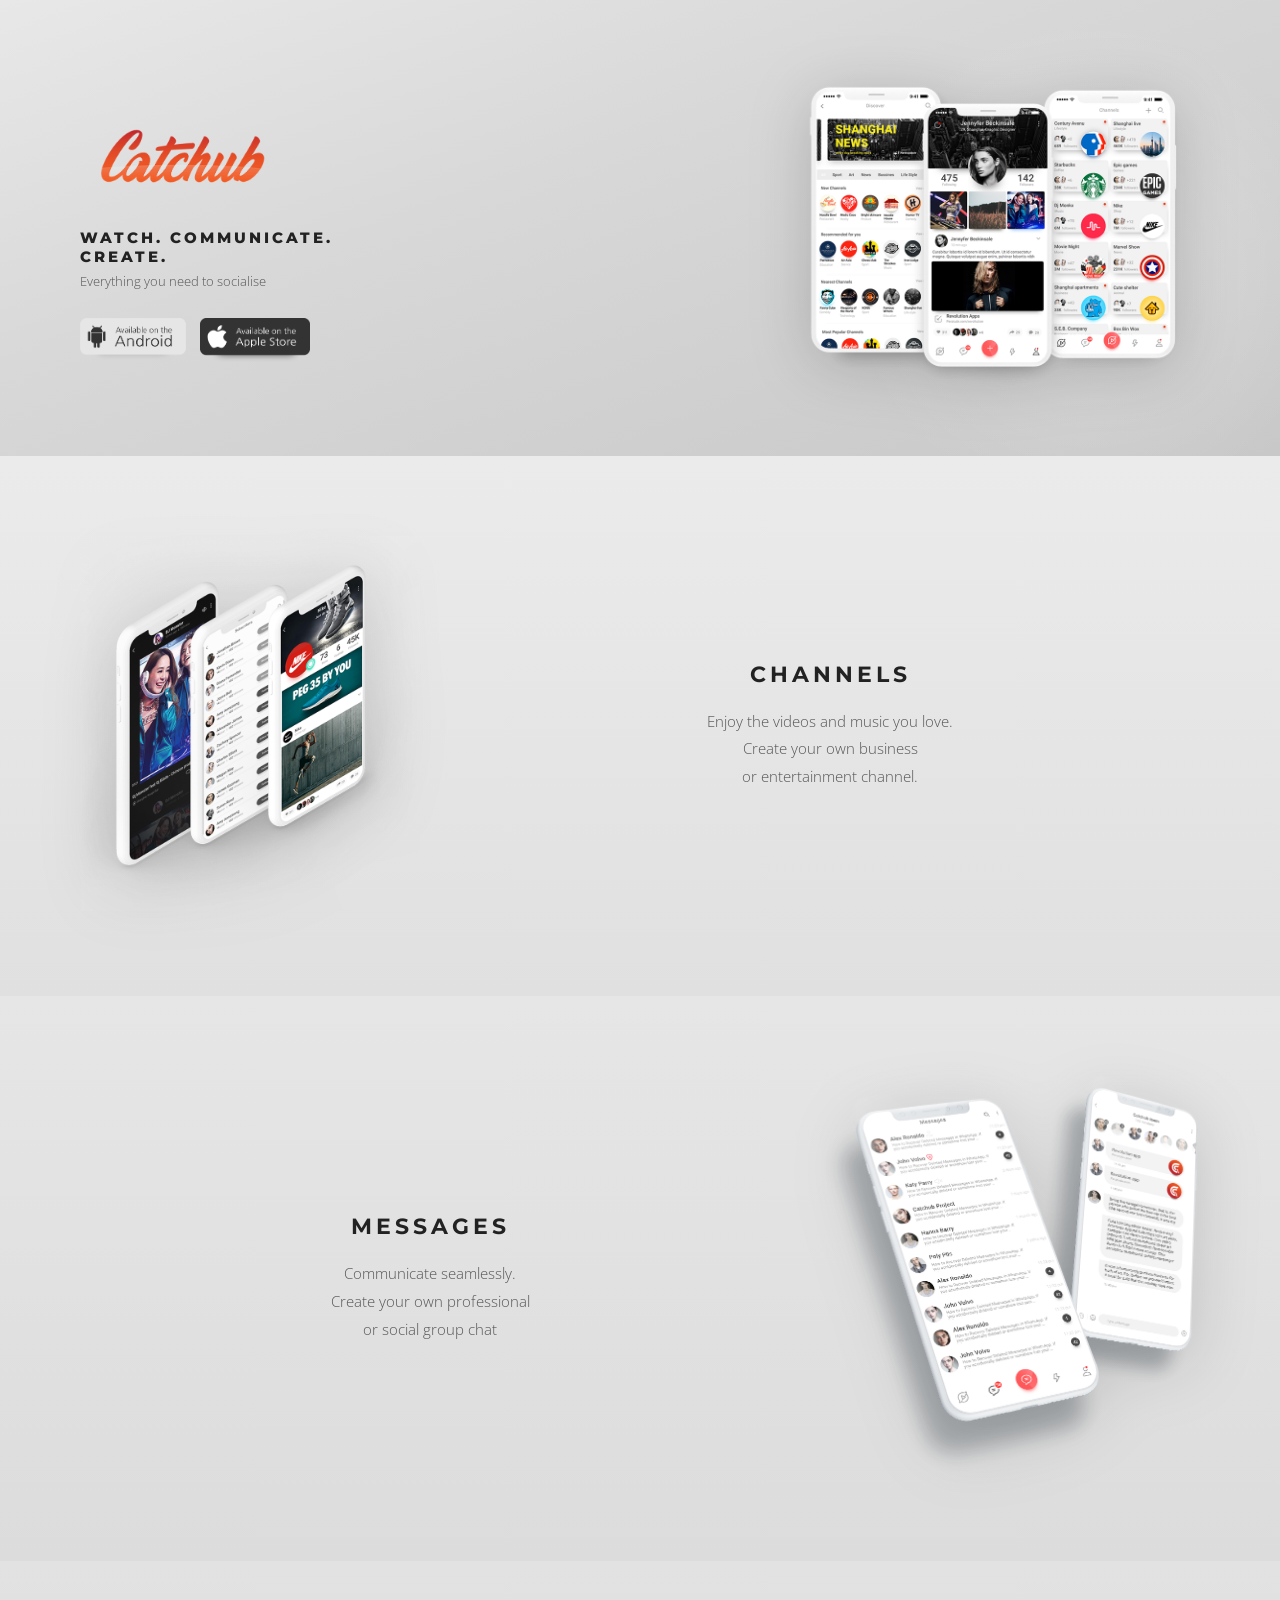
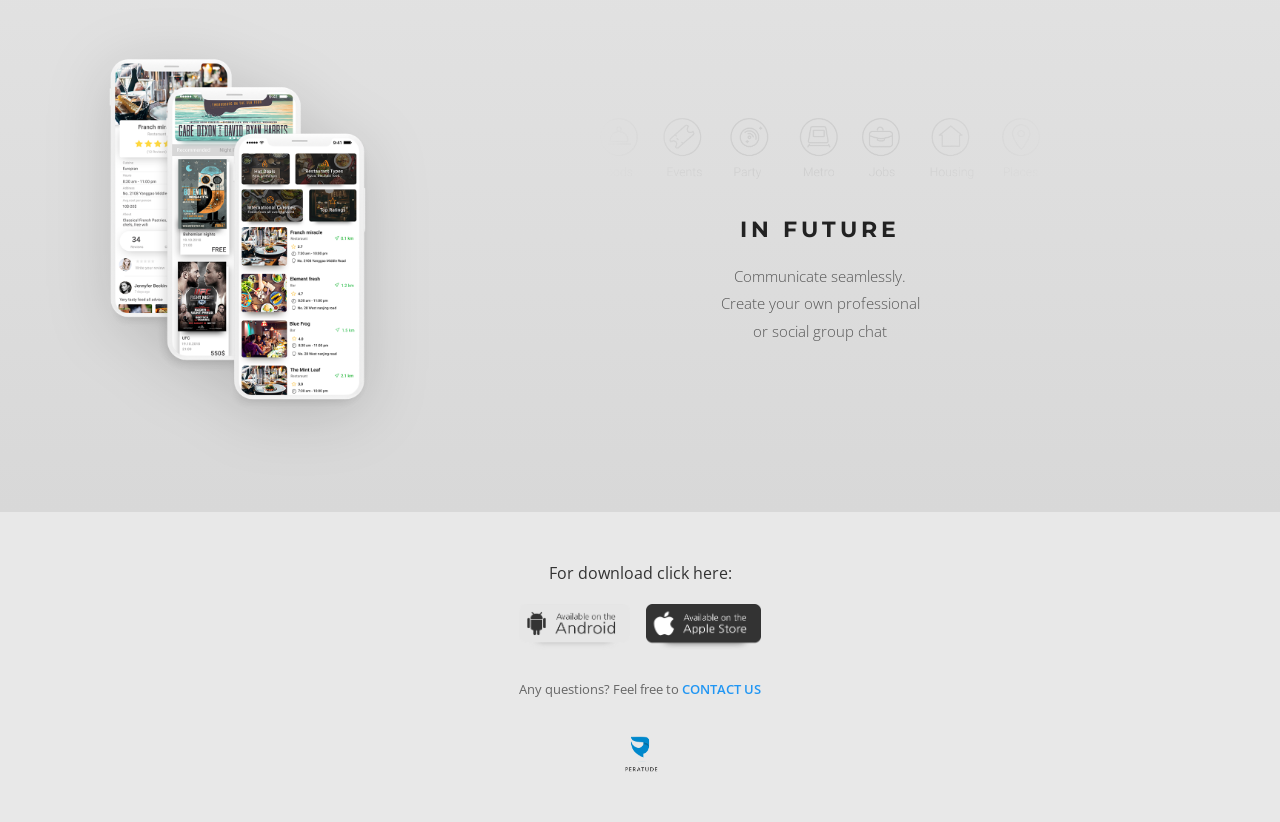
<file: Catchub/index.html>
<!DOCTYPE html>
<html lang="en">
<head>
  <meta charset="UTF-8">
  <meta name="viewport" content="width=device-width, initial-scale=1.0">
  <title>Catchub – Watch. Communicate. Create.</title>
  <link rel="stylesheet" href="styles.css">
</head>
<body>

  
  <section class="hero">
    <div class="hero-left">
      <img class="logo-img" src="logo.png" alt="Catchub">
      <p class="hero-tagline">Watch. Communicate. Create.</p>
      <p class="hero-sub">Everything you need to socialise</p>
      <div class="store-buttons">
        <img src="play_store.png" alt="Available on Android App Store">
        <img src="app_store.png" alt="Download on the App Store">
      </div>
    </div>
    <div class="hero-right">
      <img class="top-screens" src="top_screens.png" alt="App screens">
    </div>
  </section>

  
  <section class="section-channels">
    <div class="screens-left">
      <img src="sec_screens.png" alt="Channel screens">
    </div>
    <div class="section-text">
      <p class="section-label">Channels</p>
      <p class="section-desc">
        Enjoy the videos and music you love.<br>
        Create your own business<br>
        or entertainment channel.
      </p>
    </div>
  </section>

  
  <section class="section-messages">
    <div class="text-left">
      <p class="section-label">Messages</p>
      <p class="section-desc">
        Communicate seamlessly.<br>
        Create your own professional<br>
        or social group chat
      </p>
    </div>
    <div class="screens-right">
      <img src="thhh_screens.png" alt="Message screens">
    </div>
  </section>

  
  <section class="section-future">
    <div class="screens-left">
      <img src="for_screens.png" alt="Future screens">
    </div>
    <div class="future-right">
      <img class="vectors-img" src="vectors.png" alt="Future feature icons">
      <p class="section-label">In Future</p>
      <p class="section-desc">
        Communicate seamlessly.<br>
        Create your own professional<br>
        or social group chat
      </p>
    </div>
  </section>

  <footer class="footer">
    <p class="footer-cta">For download click here:</p>
    <div class="footer-stores">
      <img src="play_store.png" alt="Available on Android">
      <img src="app_store.png" alt="Download on App Store">
    </div>
    <p class="footer-contact">
      Any questions? Feel free to <a href="#">CONTACT US</a>
    </p>
    <div class="footer-logo">
      <img src="peratude.png" alt="Peratude">
    </div>
  </footer>

</body>
</html>
</file>
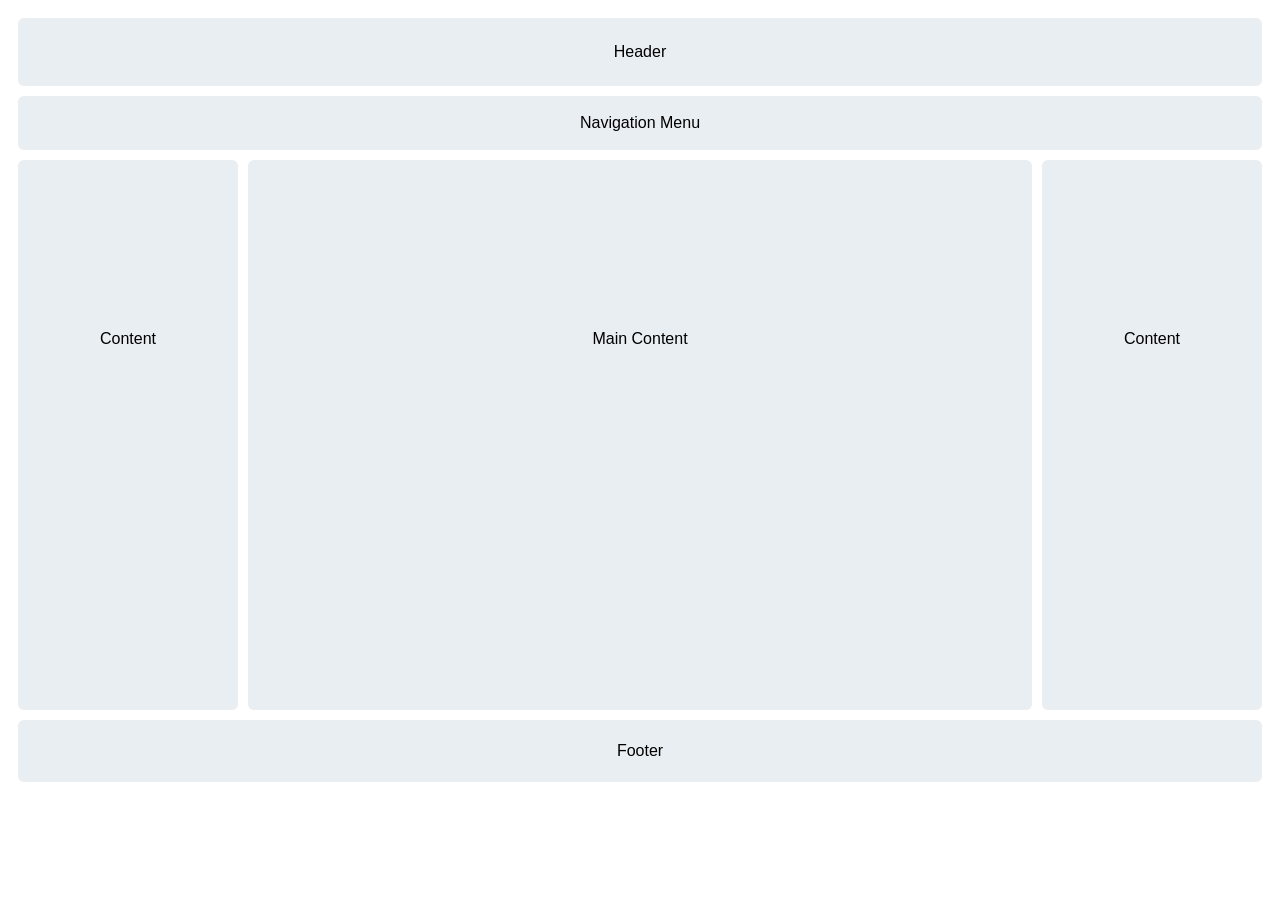
<file: Task 1/index.html>
<!DOCTYPE html>
<html lang="en">
<head>
  <meta charset="UTF-8">
  <title>Task 1</title>
  <style>

    body {
      font-family: Arial, sans-serif;
      padding: 10px;
    }

    header {
      background: #e9eef2;
      text-align: center;
      padding: 25px;
      border-radius: 6px;
      margin-bottom: 10px;
    }

    nav {
      background: #e9eef2;
      text-align: center;
      padding: 18px;
      border-radius: 6px;
      margin-bottom: 10px;
    }


    section {
      width: 100%;
      overflow: hidden;
    }

    aside {
      background: #e9eef2;
      width: 220px;
      min-height: 380px;
      float: left;
      border-radius: 6px;
      text-align: center;
      padding-top: 170px;
    }

    aside.right {
      float: right;
    }

    main {
      background: #e9eef2;
      min-height: 380px;
      border-radius: 6px;
      text-align: center;
      padding-top: 170px;
      margin: 0 230px;
    }


    footer {
      background: #e9eef2;
      text-align: center;
      padding: 22px;
      border-radius: 6px;
      margin-top: 10px;
      clear: both;
    }

  </style>
</head>
<body>

  <header>Header</header>

  <nav>Navigation Menu</nav>

  <section>
    <aside>Content</aside>
    <aside class="right">Content</aside>
    <main>Main Content</main>
  </section>

  <footer>Footer</footer>

</body>
</html>
</file>
<file: Catchub/styles.css>
@import url('https://fonts.googleapis.com/css2?family=Montserrat:wght@400;600;700;800&family=Open+Sans:wght@300;400;600&display=swap');

*, *::before, *::after {
  box-sizing: border-box;
  margin: 0;
  padding: 0;
}

body {
  font-family: 'Open Sans', sans-serif;
  background: #f0f0f0;
  color: #333;
  overflow-x: hidden;
}


.hero {
  background: linear-gradient(160deg, #e8e8e8 0%, #d8d8d8 40%, #c8c8c8 100%);
  min-height: 380px;
  display: flex;
  align-items: center;
  justify-content: space-between;
  padding: 60px 80px 40px 80px;
  position: relative;
  overflow: hidden;
}

.hero::before {
  content: '';
  position: absolute;
  bottom: -60px;
  right: -60px;
  width: 500px;
  height: 500px;
  background: radial-gradient(circle, rgba(255,255,255,0.25) 0%, transparent 70%);
  pointer-events: none;
}

.hero-left {
  max-width: 340px;
}

.hero-left .logo-img {
  width: 200px;
  margin-bottom: 18px;
}

.hero-tagline {
  font-family: 'Montserrat', sans-serif;
  font-weight: 800;
  font-size: 15px;
  letter-spacing: 3px;
  color: #222;
  margin-bottom: 6px;
  text-transform: uppercase;
}

.hero-sub {
  font-size: 13px;
  color: #555;
  margin-bottom: 28px;
  font-weight: 300;
}

.store-buttons {
  display: flex;
  gap: 14px;
  align-items: center;
}

.store-buttons img {
  height: 44px;
  cursor: pointer;
  transition: transform 0.2s;
}

.store-buttons img:hover {
  transform: scale(1.04);
}

.hero-right {
  position: relative;
  flex-shrink: 0;
}

.hero-right .top-screens {
  width: 420px;
  filter: drop-shadow(0 10px 30px rgba(0,0,0,0.18));
}


.section-channels {
  background: linear-gradient(180deg, #ebebeb 0%, #e0e0e0 100%);
  display: flex;
  align-items: center;
  justify-content: space-between;
  padding: 80px 80px;
  gap: 40px;
}

.section-channels .screens-left {
  flex-shrink: 0;
}

.section-channels .screens-left img {
  width: 340px;
  filter: drop-shadow(0 12px 32px rgba(0,0,0,0.16));
}

.section-text {
  text-align: center;
  flex: 1;
}

.section-label {
  font-family: 'Montserrat', sans-serif;
  font-weight: 700;
  font-size: 22px;
  letter-spacing: 4px;
  color: #222;
  margin-bottom: 20px;
  text-transform: uppercase;
}

.section-desc {
  font-size: 15px;
  color: #555;
  line-height: 1.85;
  font-weight: 300;
}


.section-messages {
  background: linear-gradient(180deg, #e6e6e6 0%, #dcdcdc 100%);
  display: flex;
  align-items: center;
  justify-content: space-between;
  padding: 80px 80px;
  gap: 40px;
}

.section-messages .text-left {
  text-align: center;
  flex: 1;
}

.section-messages .screens-right {
  flex-shrink: 0;
}

.section-messages .screens-right img {
  width: 380px;
  filter: drop-shadow(0 12px 32px rgba(0,0,0,0.14));
}


.section-future {
  background: linear-gradient(180deg, #e2e2e2 0%, #d8d8d8 100%);
  display: flex;
  align-items: center;
  justify-content: space-between;
  padding: 70px 80px 80px 80px;
  gap: 40px;
}

.section-future .screens-left {
  flex-shrink: 0;
}

.section-future .screens-left img {
  width: 320px;
  filter: drop-shadow(0 12px 32px rgba(0,0,0,0.15));
}

.section-future .future-right {
  flex: 1;
  text-align: center;
}

.vectors-img {
  max-width: 440px;
  width: 100%;
  margin-bottom: 32px;
  opacity: 0.55;
}


.footer {
  background: #e8e8e8;
  text-align: center;
  padding: 50px 40px 40px;
}

.footer-cta {
  font-size: 16px;
  color: #333;
  margin-bottom: 20px;
  font-weight: 400;
}

.footer-stores {
  display: flex;
  gap: 16px;
  justify-content: center;
  margin-bottom: 30px;
}

.footer-stores img {
  height: 46px;
  cursor: pointer;
  transition: transform 0.2s;
}

.footer-stores img:hover {
  transform: scale(1.04);
}

.footer-contact {
  font-size: 13px;
  color: #666;
  margin-bottom: 30px;
}

.footer-contact a {
  color: #2196F3;
  text-decoration: none;
  font-weight: 600;
}

.footer-contact a:hover {
  text-decoration: underline;
}

.footer-logo {
  display: flex;
  flex-direction: column;
  align-items: center;
  gap: 6px;
}

.footer-logo img {
  height: 54px;
}

.footer-brand {
  font-family: 'Montserrat', sans-serif;
  font-size: 11px;
  letter-spacing: 3px;
  color: #888;
  text-transform: uppercase;
}


@media (max-width: 900px) {
  .hero,
  .section-channels,
  .section-messages,
  .section-future {
    flex-direction: column;
    padding: 50px 30px;
    text-align: center;
  }

  .hero-right .top-screens,
  .section-channels .screens-left img,
  .section-messages .screens-right img,
  .section-future .screens-left img {
    width: 100%;
    max-width: 360px;
  }

  .section-messages {
    flex-direction: column-reverse;
  }
}
</file>
